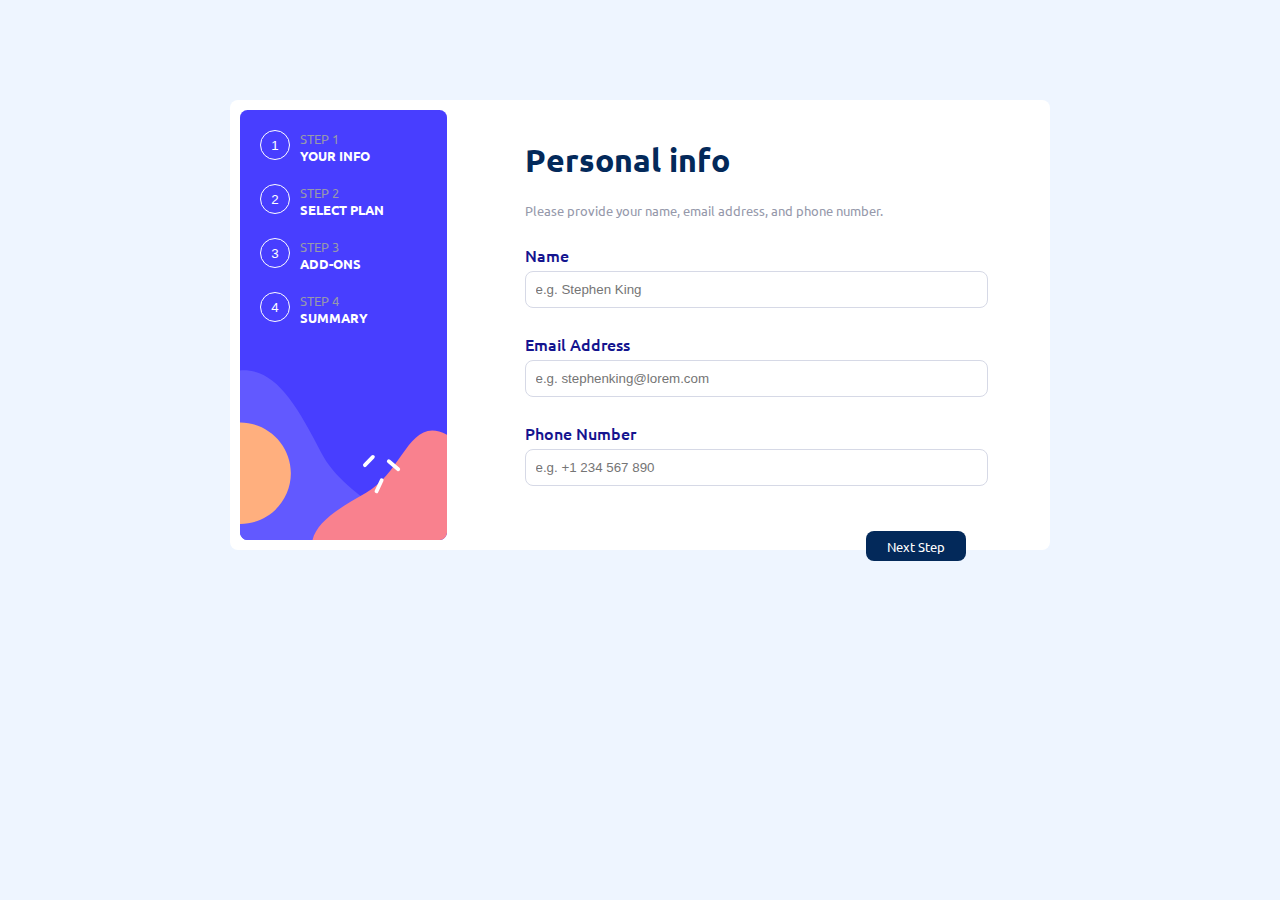
<file: index.html>
<!DOCTYPE html>
<html lang="en">
  <head>
    <meta charset="UTF-8" />
    <meta name="viewport" content="width=device-width, initial-scale=1.0" />

    <link
      rel="icon"
      type="image/png"
      sizes="32x32"
      href="./assets/images/favicon-32x32.png" />

    <title>Frontend Mentor | Multi-step form</title>

    <link rel="stylesheet" href="main.css" />

    <link rel="preconnect" href="https://fonts.googleapis.com" />
    <link rel="preconnect" href="https://fonts.gstatic.com" crossorigin />
    <link
      href="https://fonts.googleapis.com/css2?family=Ubuntu:wght@400;500;700&display=swap"
      rel="stylesheet" />
  </head>
  <body>
    <main class="wrapper">
      <section class="steps-section">
        <div class="steps">
          <a href="index.html"><button class="step-btn">1</button></a>

          <div class="side">
            <p>STEP 1</p>
            <h5>YOUR INFO</h5>
          </div>
        </div>

        <div class="steps">
          <a href="selectplan.html"><button class="step-btn">2</button></a>

          <div class="side">
            <p>STEP 2</p>
            <h5>SELECT PLAN</h5>
          </div>
        </div>

        <div class="steps">
          <a href="addons.html"><button class="step-btn">3</button></a>

          <div class="side">
            <p>STEP 3</p>
            <h5>ADD-ONS</h5>
          </div>
        </div>

        <div class="steps">
          <a href="summary.html"><button class="step-btn">4</button></a>

          <div class="side">
            <p>STEP 4</p>
            <h5>SUMMARY</h5>
          </div>
        </div>
      </section>

      <section class="info-section">
        <div class="sub_info-section">
          <h1>Personal info</h1>
          <p>Please provide your name, email address, and phone number.</p>

          <form action="">
            <label for="name">Name</label> <br />
            <input type="text" name="name" placeholder="e.g. Stephen King" />
            <br />
            <br />

            <label for="email">Email Address</label> <br />
            <input
              type="email"
              name="email"
              placeholder="e.g. stephenking@lorem.com" />
            <br />
            <br />

            <label for="">Phone Number</label> <br />
            <input
              type="number"
              name="phone"
              placeholder="e.g. +1 234 567 890" />
          </form>

          <div class="next-btn">
            <a href="selectplan.html"
              ><button class="nxt-btn">Next Step</button>
            </a>
          </div>
        </div>
      </section>
    </main>
    <div class="next-btn1">
      <a href="selectplan.html"><button class="nxt-btn">Next Step</button></a>
    </div>
  </body>
</html>
</file>
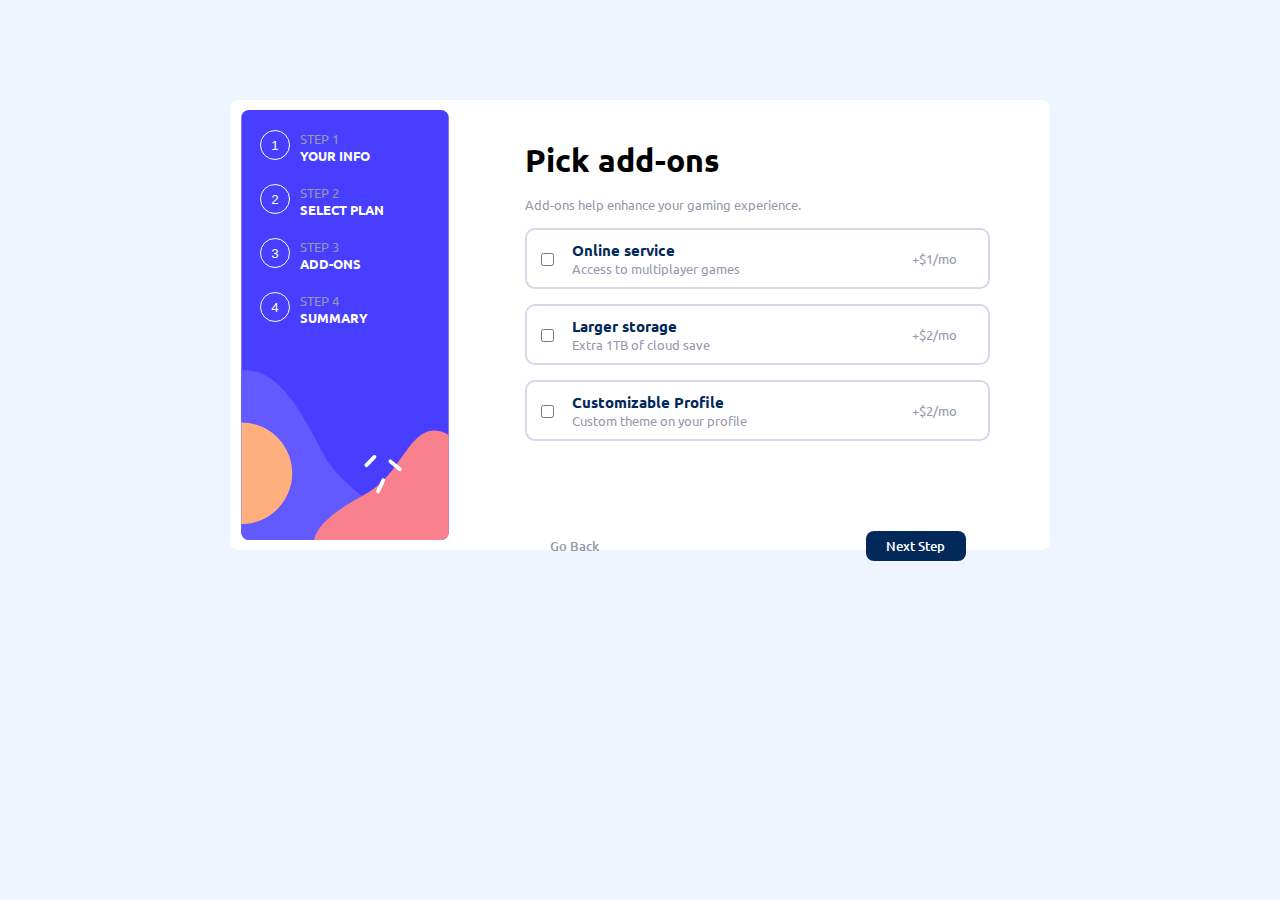
<file: addons.html>
<!DOCTYPE html>
<html lang="en">
  <head>
    <meta charset="UTF-8" />
    <meta http-equiv="X-UA-Compatible" content="IE=edge" />
    <meta name="viewport" content="width=device-width, initial-scale=1.0" />

    <title>Frontend Mentor | Multi-step form</title>

    <link
      rel="icon"
      type="image/png"
      sizes="32x32"
      href="./assets/images/favicon-32x32.png" />

    <link rel="stylesheet" href="addons.css" />

    <link rel="preconnect" href="https://fonts.googleapis.com" />
    <link rel="preconnect" href="https://fonts.gstatic.com" crossorigin />
    <link
      href="https://fonts.googleapis.com/css2?family=Ubuntu:wght@400;500;700&display=swap"
      rel="stylesheet" />
  </head>
  <body>
    <main class="wrapper">
      <section class="steps-section">
        <div class="steps">
          <a href="index.html"><button class="step-btn">1</button></a>

          <div class="side">
            <p>STEP 1</p>
            <h5>YOUR INFO</h5>
          </div>
        </div>

        <div class="steps">
          <a href="selectplan.html"><button class="step-btn">2</button></a>

          <div class="side">
            <p>STEP 2</p>
            <h5>SELECT PLAN</h5>
          </div>
        </div>

        <div class="steps">
          <a href="addons.html"><button class="step-btn">3</button></a>

          <div class="side">
            <p>STEP 3</p>
            <h5>ADD-ONS</h5>
          </div>
        </div>

        <div class="steps">
          <a href="summary.html"><button class="step-btn">4</button></a>

          <div class="side">
            <p>STEP 4</p>
            <h5>SUMMARY</h5>
          </div>
        </div>
      </section>

      <section class="info-section">
        <div class="sub_info-section">
          <h1>Pick add-ons</h1>
          <p>Add-ons help enhance your gaming experience.</p>

          <div class="pay-plans" >
            <div><input type="checkbox"   /></div>

            <div class="pay-info" >
              <h3>Online service</h3>
              <p>Access to multiplayer games</p>
            </div>
            <div class="pay-price" >+$1/mo</div>
          </div>

          <div class="pay-plans" >
            <div><input type="checkbox"/></div>

            <div class="pay-info">
              <h3>Larger storage</h3>
              <p>Extra 1TB of cloud save</p>
            </div>
            <div class="pay-price">+$2/mo</div>
          </div>

          <div class="pay-plans" >
            <div><input type="checkbox"/></div>

            <div class="pay-info">
              <h3>Customizable Profile</h3>
              <p>Custom theme on your profile</p>
            </div>
            <div class="pay-price">+$2/mo</div>
          </div>

          <div class="nav-btn">
            <a href="selectplan.html"
              ><button class="back-btn">Go Back</button></a
            >
            <a href="summary.html"
              ><button class="nxt-btn">Next Step</button></a
            >
          </div>
        </div>
      </section>
    </main>
    <div class="nav-btn1">
      <a href="selectplan.html"><button class="back-btn">Go Back</button></a>
      <a href="summary.html"><button class="nxt-btn">Next</button></a>
    </div>
  </body>
</html>
</file>
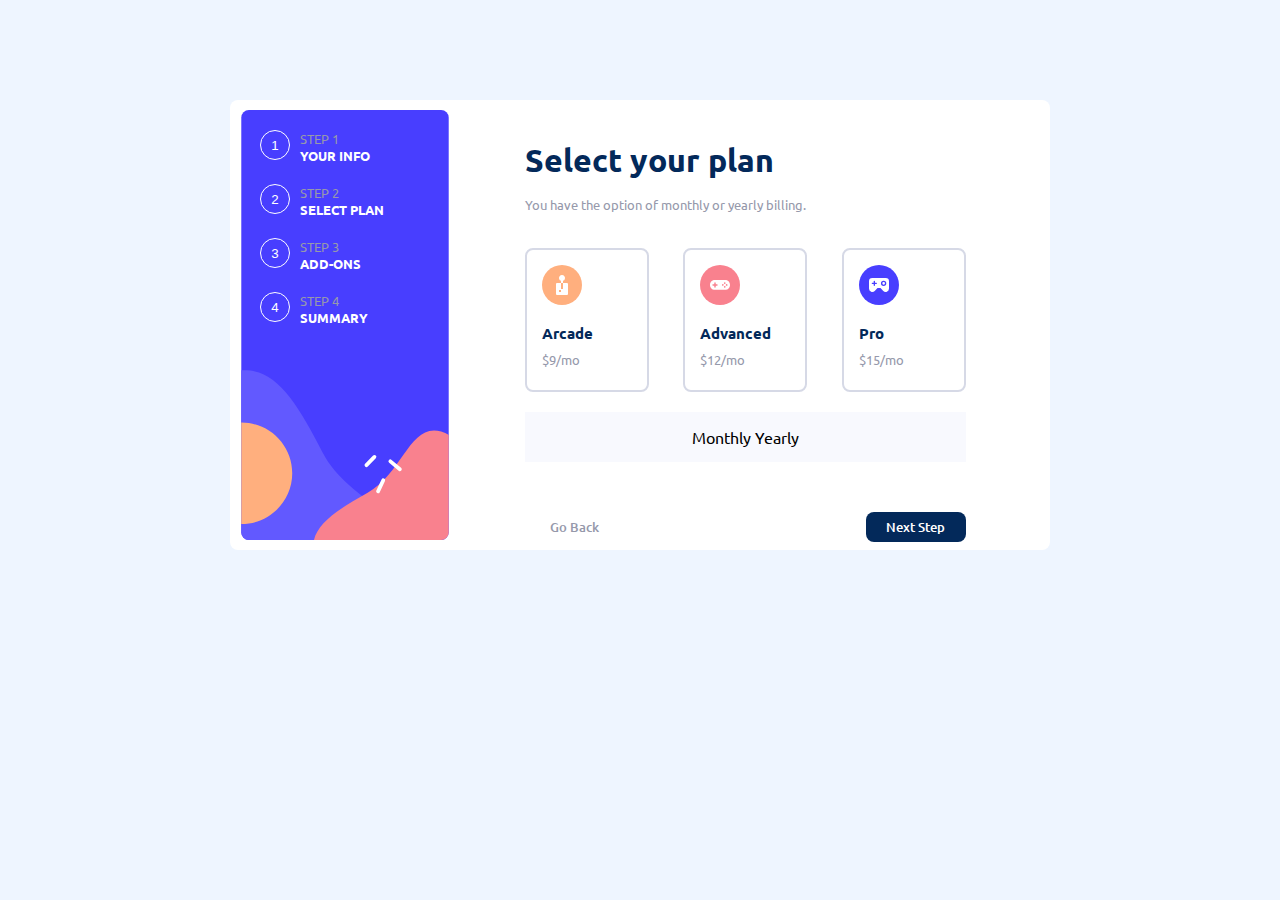
<file: selectplan.html>
<!DOCTYPE html>
<html lang="en">
  <head>
    <meta charset="UTF-8" />
    <meta http-equiv="X-UA-Compatible" content="IE=edge" />
    <meta name="viewport" content="width=device-width, initial-scale=1.0" />
    <title>Frontend Mentor | Multi-step form</title>

    <link
      rel="icon"
      type="image/png"
      sizes="32x32"
      href="./assets/images/favicon-32x32.png" />

    <link rel="stylesheet" href="selectplan.css" />

    <link rel="preconnect" href="https://fonts.googleapis.com" />
    <link rel="preconnect" href="https://fonts.gstatic.com" crossorigin />
    <link
      href="https://fonts.googleapis.com/css2?family=Ubuntu:wght@400;500;700&display=swap"
      rel="stylesheet" />
  </head>
  <body>
    <main class="wrapper">
      <section class="steps-section">
        <div class="steps">
          <a href="index.html"><button class="step-btn">1</button></a>

          <div class="side">
            <p>STEP 1</p>
            <h5>YOUR INFO</h5>
          </div>
        </div>

        <div class="steps">
          <a href="selectplan.html"><button class="step-btn">2</button></a>

          <div class="side">
            <p>STEP 2</p>
            <h5>SELECT PLAN</h5>
          </div>
        </div>

        <div class="steps">
          <a href="addons.html"><button class="step-btn">3</button></a>

          <div class="side">
            <p>STEP 3</p>
            <h5>ADD-ONS</h5>
          </div>
        </div>

        <div class="steps">
          <a href="summary.html"><button class="step-btn">4</button></a>

          <div class="side">
            <p>STEP 4</p>
            <h5>SUMMARY</h5>
          </div>
        </div>
      </section>

      <section class="info-section">
        <div class="sub_info-section">
          <h1>Select your plan</h1>
          <p>You have the option of monthly or yearly billing.</p>

          <div class="sub-prices">
            <div class="sub-price">
              <div class="mob_sub-price">
                <div><img src="./assets/images/icon-arcade.svg" alt="" /></div>
                <div class="arcade">
                  <h3>Arcade</h3>
                  <span>$9/mo</span>
                </div>
              </div>
            </div>

            <div class="sub-price">
              <div class="mob_sub-price">
                <div>
                  <img src="./assets/images/icon-advanced.svg" alt="" />
                </div>
                <div class="arcade">
                  <h3>Advanced</h3>
                  <span>$12/mo</span>
                </div>
              </div>
            </div>

            <div class="sub-price">
              <div class="mob_sub-price">
                <div><img src="./assets/images/icon-pro.svg" alt="" /></div>
                <div class="arcade">
                  <h3>Pro</h3>
                  <span>$15/mo</span>
                </div>
              </div>
            </div>
          </div>

          <div class="monthly-yearly">Monthly Yearly</div>

          <div class="nav-btn">
            <a href="index.html"><button class="back-btn">Go Back</button></a>
            <a href="addons.html"><button class="nxt-btn">Next Step</button></a>
          </div>
        </div>
      </section>
    </main>
    <div class="nav-btn1">
      <a href="index.html"><button class="back-btn">Go Back</button></a>
      <a href="addons.html"><button class="nxt-btn">Next</button></a>
    </div>
  </body>
</html>
</file>
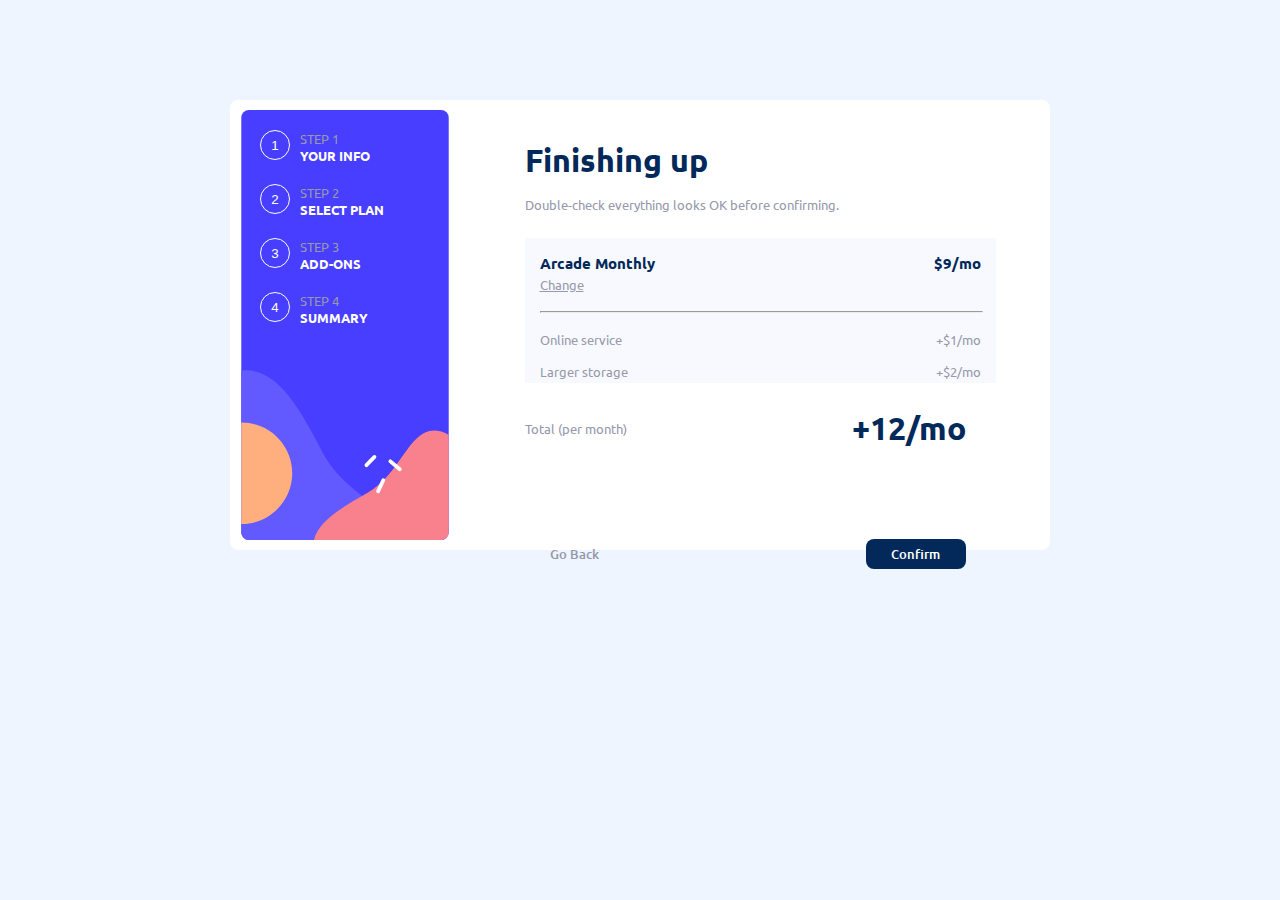
<file: summary.html>
<!DOCTYPE html>
<html lang="en">
  <head>
    <meta charset="UTF-8" />
    <meta http-equiv="X-UA-Compatible" content="IE=edge" />
    <meta name="viewport" content="width=device-width, initial-scale=1.0" />
    <title>Frontend Mentor | Multi-step form</title>

    <link
      rel="icon"
      type="image/png"
      sizes="32x32"
      href="./assets/images/favicon-32x32.png" />

    <link rel="stylesheet" href="summary.css" />

    <link rel="preconnect" href="https://fonts.googleapis.com" />
    <link rel="preconnect" href="https://fonts.gstatic.com" crossorigin />
    <link
      href="https://fonts.googleapis.com/css2?family=Ubuntu:wght@400;500;700&display=swap"
      rel="stylesheet" />
  </head>
  <body>
    <main class="wrapper">
      <section class="steps-section">
        <div class="steps">
          <a href="index.html"><button class="step-btn">1</button></a>

          <div class="side">
            <p>STEP 1</p>
            <h5>YOUR INFO</h5>
          </div>
        </div>

        <div class="steps">
          <a href="selectplan.html"><button class="step-btn">2</button></a>

          <div class="side">
            <p>STEP 2</p>
            <h5>SELECT PLAN</h5>
          </div>
        </div>

        <div class="steps">
          <a href="addons.html"><button class="step-btn">3</button></a>

          <div class="side">
            <p>STEP 3</p>
            <h5>ADD-ONS</h5>
          </div>
        </div>

        <div class="steps">
          <a href="summary.html"><button class="step-btn">4</button></a>

          <div class="side">
            <p>STEP 4</p>
            <h5>SUMMARY</h5>
          </div>
        </div>
      </section>

      <section class="info-section">
        <div class="sub_info-section">
          <h1>Finishing up</h1>
          <p>Double-check everything looks OK before confirming.</p>

          <div class="plan-choice">
            <div class="arcade">
              <div>
                <h3>Arcade Monthly</h3>
                <span class="change">Change</span>
              </div>

              <div><h3>$9/mo</h3></div>
            </div>

            <hr />

            <div class="pay-price1">
              <span>Online service</span>
              <span>+$1/mo</span>
            </div>

            <div class="pay-price2">
              <span>Larger storage</span>
              <span>+$2/mo</span>
            </div>
          </div>
          <div class="total">
            <p>Total (per month)</p>
            <h1>+12/mo</h1>
          </div>
          <div class="nav-btn">
            <a href="addons.html"><button class="back-btn">Go Back</button></a>
            <a href="thankyou.html"><button class="nxt-btn">Confirm</button></a>
          </div>
        </div>
      </section>
    </main>

    <div class="nav-btn1">
      <a href="addons.html"><button class="back-btn">Go Back</button></a>
      <a href="thankyou.html"><button class="nxt-btn">Confirm</button></a>
    </div>
  </body>
</html>
</file>
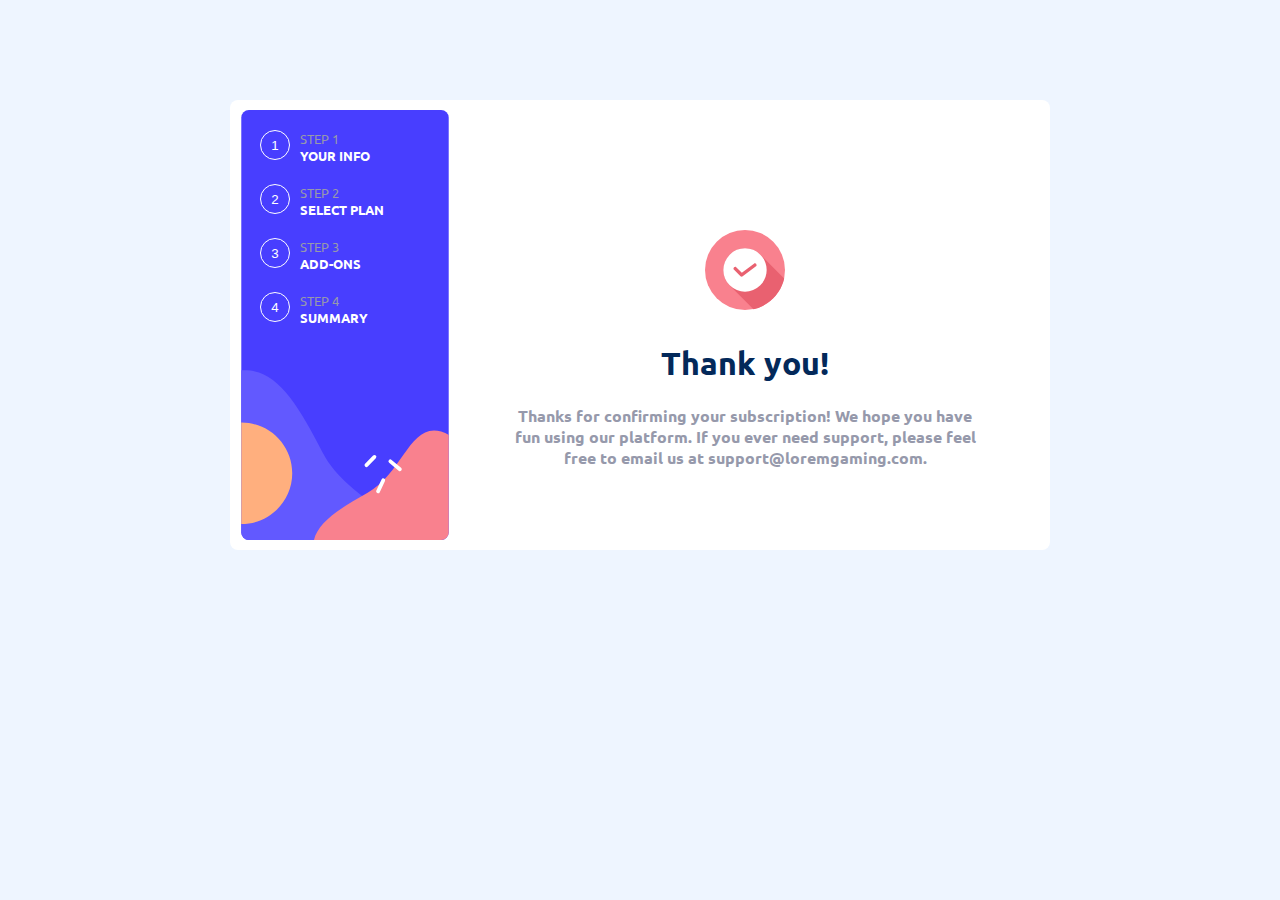
<file: thankyou.html>
<!DOCTYPE html>
<html lang="en">
  <head>
    <meta charset="UTF-8" />
    <meta http-equiv="X-UA-Compatible" content="IE=edge" />
    <meta name="viewport" content="width=device-width, initial-scale=1.0" />
    <title>Frontend Mentor | Multi-step form</title>

    <link
      rel="icon"
      type="image/png"
      sizes="32x32"
      href="./assets/images/favicon-32x32.png" />

    <link rel="stylesheet" href="thankyou.css" />

    <link rel="preconnect" href="https://fonts.googleapis.com" />
    <link rel="preconnect" href="https://fonts.gstatic.com" crossorigin />
    <link
      href="https://fonts.googleapis.com/css2?family=Ubuntu:wght@400;500;700&display=swap"
      rel="stylesheet" />
  </head>
  <body>
    <main class="wrapper">
      <section class="steps-section">
        <div class="steps">
          <a href="index.html"><button class="step-btn">1</button></a>

          <div class="side">
            <p>STEP 1</p>
            <h5>YOUR INFO</h5>
          </div>
        </div>

        <div class="steps">
          <a href="selectplan.html"><button class="step-btn">2</button></a>

          <div class="side">
            <p>STEP 2</p>
            <h5>SELECT PLAN</h5>
          </div>
        </div>

        <div class="steps">
          <a href="addons.html"><button class="step-btn">3</button></a>

          <div class="side">
            <p>STEP 3</p>
            <h5>ADD-ONS</h5>
          </div>
        </div>

        <div class="steps">
          <a href="summary.html"><button class="step-btn">4</button></a>

          <div class="side">
            <p>STEP 4</p>
            <h5>SUMMARY</h5>
          </div>
        </div>
      </section>

      <section class="info-section">
        <div class="sub_info-section">
          <img src="./assets/images/icon-thank-you.svg" alt="" />
          <h1>Thank you!</h1>

          <h4>
            Thanks for confirming your subscription! We hope you have fun using
            our platform. If you ever need support, please feel free to email us
            at support@loremgaming.com.
          </h4>
        </div>
      </section>
    </main>
  </body>
</html>
</file>
<file: main.css>
body {
    background: #EEF5FF;
    font-family: 'Ubuntu', sans-serif;
}
.wrapper {
    background: white;
    display: flex;
    margin: 100px auto;
    width: 800px;
    padding: 10px;
    height: 430px;
    border-radius: 8px;
}
.steps-section {
    width: 30%;
    background-image: url('./assets/images/bg-sidebar-desktop.svg');
    background-repeat: no-repeat;
    background-size: auto 430px;
}
.steps {
    display: flex;
    margin: 20px;
}
.side {
    margin-left: 10px;
}
p {
    margin: 0;
    font-size: small;
    color: hsl(231, 11%, 63%);
}
h5 {
    margin: 0;
    color: white;
}
h1 {
    margin-top: 30px;
    color: #03295A;
}
.step-btn {
    height: 30px;
    width: 30px;
    color: white;
    border-radius: 50%;
    border: 1px solid white;
    background-color: transparent;
    cursor: pointer;
}
.step-btn:hover {
    background-color: #BEE1FD;
}
.step-btn:focus {
    outline: none;
}
.info-section {
    width: 70%;
    padding: 0 50px;
}
.sub_info-section {
    margin: 0 auto;
    width: 90%;
}
form {
    margin: 25px 0;
}
label {
    color: rgb(21, 21, 143);
    font-weight: 500;
}
input {
    width: 100%;
    color: hsl(231, 11%, 63%);
    height: 25px;
    margin: 5px 0;
    padding: 5px 10px;
    border-radius: 8px;
    border: 1px solid hsl(229, 24%, 87%);
    cursor: pointer;
}
.next-btn {
    margin-top: 40px;
    text-align: right;
}
.next-btn1 {
    display: none;
}
.nxt-btn {
    height: 30px;
    width: 100px;
    border: 0;
    color: white;
    background: #03295A;
    border-radius: 8px;
    cursor: pointer;
    font-family: 'Ubuntu', sans-serif;
}
.nxt-btn:hover {
    opacity: 0.5;
}
.nxt-btn:focus {
    outline: none;
}
@media screen and (max-width:700px) {
    body {
        margin: 0;
    }
    .wrapper{
        flex-direction: column;
        width: 100%;
        height: 100%;
        margin: 0 auto;
        background: none;
        padding: 0;
    }
    .steps-section{
        background-image: url(./assets/images/bg-sidebar-mobile.svg);
        background-size: 100%;
        width: 100%;
        max-width: 100%;
        margin: 0 auto;
        height: 170px;
        display: flex;
        justify-content: space-around;
    }
    .side{
        display: none;
    }
    .info-section{
        width: 90%;
        padding: 0 0;
        margin: 0 auto;
        margin-top: -85px;
        border-radius: 10px;
        background: white;
    }
    .sub_info-section {
        width: 90%;
        margin-left: auto;
        margin-right: auto;
        margin-bottom: 20px;
      }
      .steps {
        height: 30px;
    }
    input {
        width: 90%;
        color: hsl(231, 11%, 63%);
        height: 25px;
        margin: 5px 0;
        padding: 5px 10px;
        border-radius: 8px;
        border: 1px solid hsl(229, 24%, 87%);
        cursor: pointer;
    }
    .next-btn {
        display: none;
    }
    .next-btn1 {
        position: absolute;
        bottom: 0;
        left: 0;
        display: inline-block;
        background-color: white;
        width: 99%;
        height: 50px;
        box-sizing: border-box;
        padding: 10px;
        text-align: right;
      }
}
</file>
<file: addons.css>
body {
  background: #eef5ff;
  font-family: "Ubuntu", sans-serif;
}
.wrapper {
  background: white;
  display: flex;
  margin: 100px auto;
  width: 800px;
  padding: 10px;
  height: 430px;
  border-radius: 8px;
}
.steps-section {
  width: 30%;
  background-image: url("./assets/images/bg-sidebar-desktop.svg");
  background-repeat: no-repeat;
  background-size: 100% 430px;
}
.steps {
  display: flex;
  margin: 20px;
}
.side {
  margin-left: 10px;
}
p {
  margin: 0;
  font-size: small;
  color: #9699ab;
}
h5 {
  margin: 0;
  color: white;
}
h1 {
  margin-top: 30px;
  margin-bottom: 15px;
}
.step-btn {
  height: 30px;
  width: 30px;
  color: white;
  border-radius: 50%;
  border: 1px solid white;
  background-color: transparent;
  cursor: pointer;
}
.step-btn:hover {
  background-color: #bee1fd;
}
.step-btn:focus {
  outline: none;
}
.info-section {
  width: 70%;
  padding: 0 50px;
}
.sub_info-section {
  margin: 0 auto;
  width: 90%;
}
h3 {
  margin: 0;
  font-size: 15px;
  color: #03295a;
}
.pay-plans {
  border: 2px solid #d6d9e6;
  display: flex;
  margin: 15px 0;
  width: 100%;
  align-items: center;
  padding: 10px;
  border-radius: 10px;
}
.pay-plans:hover {
  border: 2px solid #03295a;
}
.pay-info {
  margin-left: 15px;
  width: 200px;
}
.pay-price {
  margin-left: 140px;
  font-size: 13px;
  color: #9699ab;
}
.nav-btn {
  width: 100%;
  display: flex;
  justify-content: space-between;
  margin-top: 90px;
}
.back-btn {
  height: 30px;
  width: 100px;
  border: 0;
  color: #9699ab;
  background: transparent;
  border-radius: 8px;
  cursor: pointer;
  font-weight: 500;
  font-family: "Ubuntu", sans-serif;
}
.back-btn:hover {
  color: #03295a;
}
.back-btn:focus {
  outline: none;
}
.nxt-btn {
  height: 30px;
  width: 100px;
  border: 0;
  color: white;
  background: #03295a;
  border-radius: 8px;
  cursor: pointer;
  font-weight: 500;
  font-family: "Ubuntu", sans-serif;
}
.nxt-btn:hover {
  opacity: 0.5;
}
.nxt-btn:focus {
  outline: none;
}
.nav-btn1 {
    display: none;
}
@media screen and (max-width: 700px) {
  body {
    margin: 0px;
  }
  .wrapper {
    flex-direction: column;
    width: 100%;
    height: 100%;
    margin: 0 auto;
    background: none;
    padding: 0;
  }
  .steps-section {
    background-image: url(./assets/images/bg-sidebar-mobile.svg);
    background-size: 100%;
    width: 100%;
    max-width: 100%;
    margin: 0 auto;
    height: 170px;
    display: flex;
    justify-content: space-around;
  }
  .side {
    display: none;
  }
  .info-section {
    width: 90%;
    padding: 0 0;
    margin: 0 auto;
    margin-top: -85px;
    border-radius: 10px;
    background: white;
  }
  .sub_info-section {
    width: 90%;
    margin-left: auto;
    margin-right: auto;
    margin-bottom: 20px;
  }
  .steps {
    height: 30px;
}
  .pay-plans {
    border: 2px solid #d6d9e6;
    display: flex;
    margin: 15px auto;
    width: 90%;
    align-items: center;
    padding: 5px;
    border-radius: 10px;
  }
  .pay-info {
    margin-left: 0px;
    width: 200px;
  }
  .pay-price {
    margin-left: 0;
    font-size: 13px;
    color: #9699ab;
  }
  .nav-btn {
    display: none;
  }
  .nav-btn1 {
    position: absolute;
    bottom: 0;
    left: 0;
    background-color: white;
    width: 100%;
    height: 50px;
    display: flex;
    box-sizing: border-box;
    align-items: center;
    justify-content: space-between;
    padding-left: 10px;
    padding-right: 10px;
  }
}
</file>
<file: selectplan.css>
body {
  background: #eef5ff;
  font-family: "Ubuntu", sans-serif;
}
.wrapper {
  background: white;
  display: flex;
  margin: 100px auto;
  width: 800px;
  padding: 10px;
  height: 430px;
  border-radius: 8px;
}
.steps-section {
  width: 30%;
  background-image: url("./assets/images/bg-sidebar-desktop.svg");
  background-repeat: no-repeat;
  background-size: 100% 430px;
}
.steps {
  display: flex;
  margin: 20px;
}
.side {
  margin-left: 10px;
}
p {
  margin: 0;
  font-size: small;
  color: #9699ab;
}
h5 {
  margin: 0;
  color: white;
}
h1 {
  margin-top: 30px;
  margin-bottom: 15px;
  color: #03295a;
}
.step-btn {
  height: 30px;
  width: 30px;
  color: white;
  border-radius: 50%;
  border: 1px solid white;
  background-color: transparent;
  cursor: pointer;
}
.step-btn:hover {
  background-color: #bee1fd;
}
.step-btn:active {
  background-color: #bee1fd;
}
.step-btn:focus {
  outline: none;
}
.info-section {
  width: 70%;
  padding: 0 50px;
}
.sub_info-section {
  margin: 0 auto;
  width: 90%;
}
.sub-prices {
  width: 100%;
  margin-top: 35px;
  display: flex;
  justify-content: space-between;
}
.sub-price {
  border: 2px solid #d6d9e6;
  width: 120px;
  height: 140px;
  border-radius: 8px;
  cursor: pointer;
}
.sub-price:hover {
  border: 2px solid #9699ab;
}
.mob_sub-price {
  margin: 15px;
}
h3 {
  margin-bottom: 5px;
  font-size: 15px;
  color: #03295a;
}
span {
  font-size: 13px;
  color: #9699ab;
}
.monthly-yearly {
  margin-top: 20px;
  width: 100%;
  height: 50px;
  padding: 15px;
  box-sizing: border-box;
  text-align: center;
  background: #f8f9fe;
}
.nav-btn {
  width: 100%;
  display: flex;
  justify-content: space-between;
  margin-top: 50px;
}
.back-btn {
  height: 30px;
  width: 100px;
  border: 0;
  color: #9699ab;
  background: transparent;
  border-radius: 8px;
  cursor: pointer;
  font-weight: 500;
  font-family: "Ubuntu", sans-serif;
}
.back-btn:hover {
  color: #03295a;
}
.back-btn:focus {
  outline: none;
}
.nxt-btn {
  height: 30px;
  width: 100px;
  border: 0;
  color: white;
  background: #03295a;
  border-radius: 8px;
  cursor: pointer;
  font-weight: 500;
  font-family: "Ubuntu", sans-serif;
}
.nxt-btn:hover {
  opacity: 0.5;
}
.nxt-btn:focus {
  outline: none;
}
.nav-btn1 {
    display: none;
}
@media screen and (max-width: 700px) {
  body {
    margin: 0px;
  }
  .wrapper {
    flex-direction: column;
    width: 100%;
    height: 100%;
    margin: 0 auto;
    background: none;
    padding: 0;
  }
  .steps-section {
    background-image: url(./assets/images/bg-sidebar-mobile.svg);
    background-size: 100%;
    width: 100%;
    max-width: 100%;
    margin: 0 auto;
    height: 140px;
    display: flex;
    justify-content: space-around;
  }
  .side {
    display: none;
  }
  .info-section {
    width: 90%;
    padding: 0 0;
    margin: 0 auto;
    margin-top: -65px;
    border-radius: 10px;
    background: white;
  }
  .sub_info-section {
    width: 90%;
    margin-left: auto;
    margin-right: auto;
    margin-bottom: 20px;
  }
  .steps {
    height: 30px;
}
  .sub-prices {
    flex-direction: column;
    width: 90%;
    margin: 0 auto;
    margin-top: 20px;
  }
  .sub-price {
    width: 100%;
    height: 60px;
    margin-bottom: 20px;
  }
  .mob_sub-price {
    display: flex;
    align-items: center;
    margin: 10px;
  }
  .arcade {
    margin-left: 10px;
  }
  h3 {
    margin-top: 0;
  }
  .nav-btn {
    display: none;
  }
  .nav-btn1 {
    position: absolute;
    bottom: 0;
    left: 0;
    background-color: white;
    width: 100%;
    height: 50px;
    box-sizing: border-box;
    display: flex;
    align-items: center;
    justify-content: space-between;
    padding-left: 10px;
    padding-right: 10px;
  }
}
</file>
<file: summary.css>
body {
    background: #eef5ff;
    font-family: "Ubuntu", sans-serif;
}
.wrapper {
    background: white;
    display: flex;
    margin: 100px auto;
    width: 800px;
    padding: 10px;
    height: 430px;
    border-radius: 8px;
}
.steps-section {
    width: 30%;
    background-image: url('./assets/images/bg-sidebar-desktop.svg');
    background-repeat: no-repeat;
    background-size: 100% 430px;
}
.steps {
    display: flex;
    margin: 20px;
}
.side {
    margin-left: 10px;
}
p {
    margin: 0;
    font-size: small;
    color: #9699ab;
}
span {
    font-size: small;
    color: #9699ab;
}
h5 {
    margin: 0;
    color: white;
}
h1 {
    margin-top: 30px;
    margin-bottom: 15px;
    color: #03295A;
}
.step-btn {
    height: 30px;
    width: 30px;
    color: white;
    border-radius: 50%;
    border: 1px solid white;
    background-color: transparent;
    cursor: pointer;
}
.step-btn:hover {
    background-color: #BEE1FD;
}
.step-btn:focus {
    outline: none;
}
.info-section {
    width: 70%;
    padding: 0 50px;
}
.sub_info-section {
    margin: 0 auto;
    width: 90%;
}
h3 {
    margin: 0;
    font-size: 15px;
    color: #03295A;
}
.plan-choice {
    margin: 25px 0;
    background: #F8F9FE;
    padding: 15px;
    height: 115px;
    width: 100%;
}
.arcade {
    display: flex;
    justify-content: space-between;
}
.change {
    text-decoration: underline;
}
hr {
    width: 100%;
    margin: 18px auto;
}
.pay-price1 {
    display: flex;
    justify-content: space-between;
    margin: 15px 0;
}
.pay-price2 {
    display: flex;
    justify-content: space-between;
    margin: 15px 0;
}
.total {
    display: flex;
    justify-content: space-between;
    align-items: center;
}
.total h1 {
    margin: 0;
}
.nav-btn {
    width: 100%;
    display: flex;
    justify-content: space-between;
    margin-top: 90px;
}
.back-btn {
    height: 30px;
    width: 100px;
    border: 0;
    color: #9699ab;
    background: transparent;
    border-radius: 8px;
    cursor: pointer;
    font-weight: 500;
    font-family: 'Ubuntu', sans-serif;
}
.back-btn:hover {
    color: #03295A;
}
.back-btn:focus {
    outline: none;
}
.nxt-btn {
    height: 30px;
    width: 100px;
    border: 0;
    color: white;
    background: #03295A;
    border-radius: 8px;
    cursor: pointer;
    font-weight: 500;
    font-family: 'Ubuntu', sans-serif;
}
.nxt-btn:hover {
    opacity: 0.5;
}
.nxt-btn:focus {
    outline: none;
}
.nav-btn1 {
    display: none;
}
@media screen and (max-width:700px) {
    body {
        margin: 0px;
    }
    .wrapper{
        flex-direction: column;
        width: 100%;
        height: 100%;
        margin: 0 auto;
        background: none;
        padding: 0;
    }
    .steps-section{
        background-image: url(./assets/images/bg-sidebar-mobile.svg);
        background-size: 100%;
        width: 100%;
        max-width: 100%;
        margin: 0 auto;
        height: 170px;
        display: flex;
        justify-content: space-around;
    }
    .side{
        display: none;
    }
    .info-section{
        width: 90%;
        padding: 0 0;
        margin: 0 auto;
        margin-top: -85px;
        border-radius: 10px;
        background: white;
    }
    .sub_info-section {
        width: 90%;
        margin-left: auto;
        margin-right: auto;
        margin-bottom: 20px;
    }
    .steps {
        height: 30px;
    }
    .plan-choice {
        margin: 25px 0;
        background: #F8F9FE;
        padding: 15px;
        height: 115px;
        width: 90%;
    }
    .nav-btn {
        display: none;
    }
    .nav-btn1 {
        position: absolute;
        bottom: 0;
        left: 0;
        background-color: white;
        width: 100%;
        height: 50px;
        display: flex;
        box-sizing: border-box;
        align-items: center;
        justify-content: space-between;
        padding-left: 10px;
        padding-right: 10px;
    }
    
}
</file>
<file: thankyou.css>
body {
    background: #EEF5FF;
    font-family: 'Ubuntu', sans-serif;
}
.wrapper {
    background: white;
    display: flex;
    margin: 100px auto;
    width: 800px;
    padding: 10px;
    height: 430px;
    border-radius: 8px;
}
.steps-section {
    width: 30%;
    background-image: url('./assets/images/bg-sidebar-desktop.svg');
    background-repeat: no-repeat;
    background-size: 100% 430px;
}
.steps {
    display: flex;
    margin: 20px;
}
.side {
    margin-left: 10px;
}
p {
    margin: 0;
    font-size: small;
    color: #9699ab;
}
h4 {
    color: #9699ab;
}
h5 {
    margin: 0;
    color: white;
}
h1 {
    margin-top: 30px;
    margin-bottom: 15px;
    color: #03295A;
}
.step-btn {
    height: 30px;
    width: 30px;
    color: white;
    border-radius: 50%;
    border: 1px solid white;
    background-color: transparent;
    cursor: pointer;
}
.step-btn:hover {
    background-color: #BEE1FD;
}
.step-btn:focus {
    outline: none;
}
.info-section {
    width: 70%;
    padding: 0 50px;
}
.sub_info-section {
    margin: 0 auto;
    margin-top: 120px;
    width: 95%;
    text-align: center;

}
@media screen and (max-width:700px) {
    body {
        margin: 0px;
    }
    .wrapper{
        flex-direction: column;
        width: 100%;
        height: 100%;
        margin: 0 auto;
        background: none;
        padding: 0;
    }
    .steps-section{
        background-image: url(./assets/images/bg-sidebar-mobile.svg);
        background-size: 100%;
        width: 100%;
        max-width: 100%;
        margin: 0 auto;
        height: 170px;
        display: flex;
        justify-content: space-around;
    }
    .side{
        display: none;
    }
    .info-section{
        width: 90%;
        max-width: 90%;
        padding: 0 0;
        margin: 0 auto;
        margin-top: -85px;
        border-radius: 10px;
        background: white;
    }
    .sub_info-section {
        width: 90%;
        margin: 80px auto;
    }
    .steps {
        height: 30px;
    }
}
</file>
